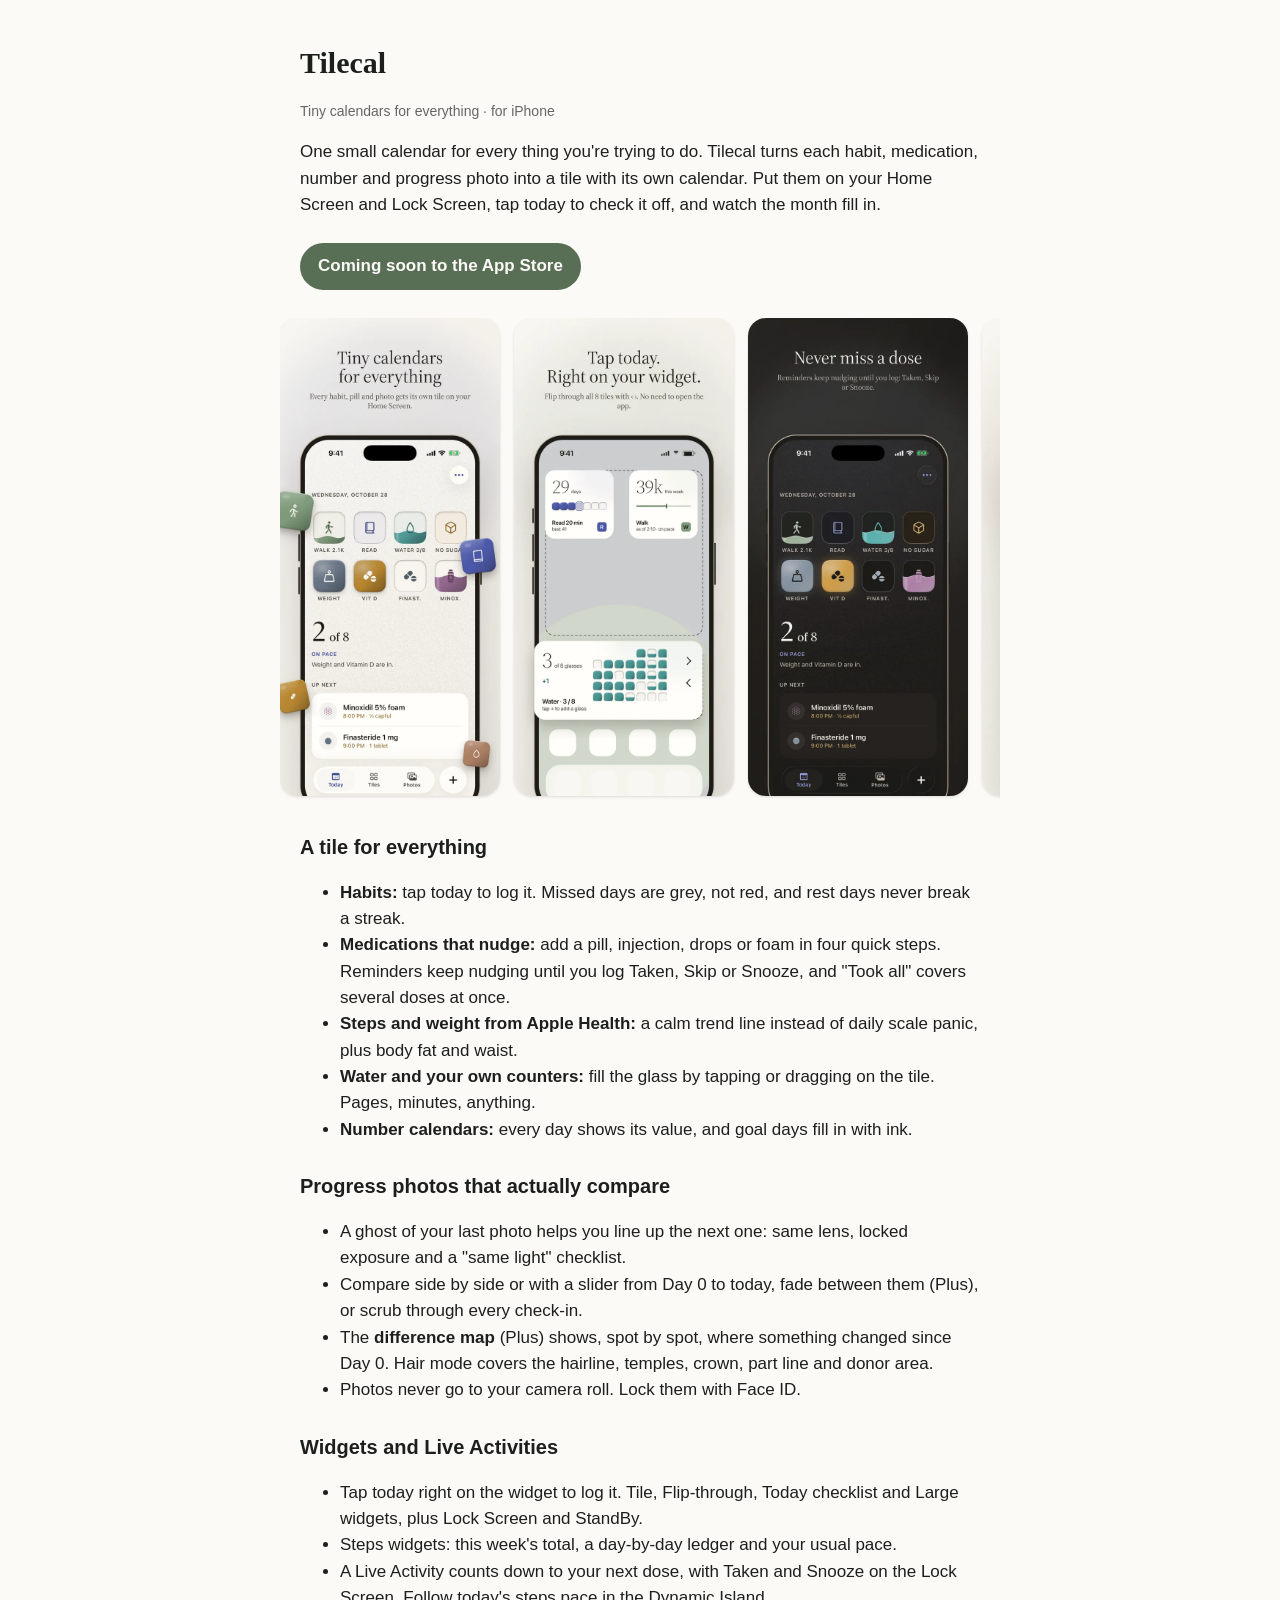
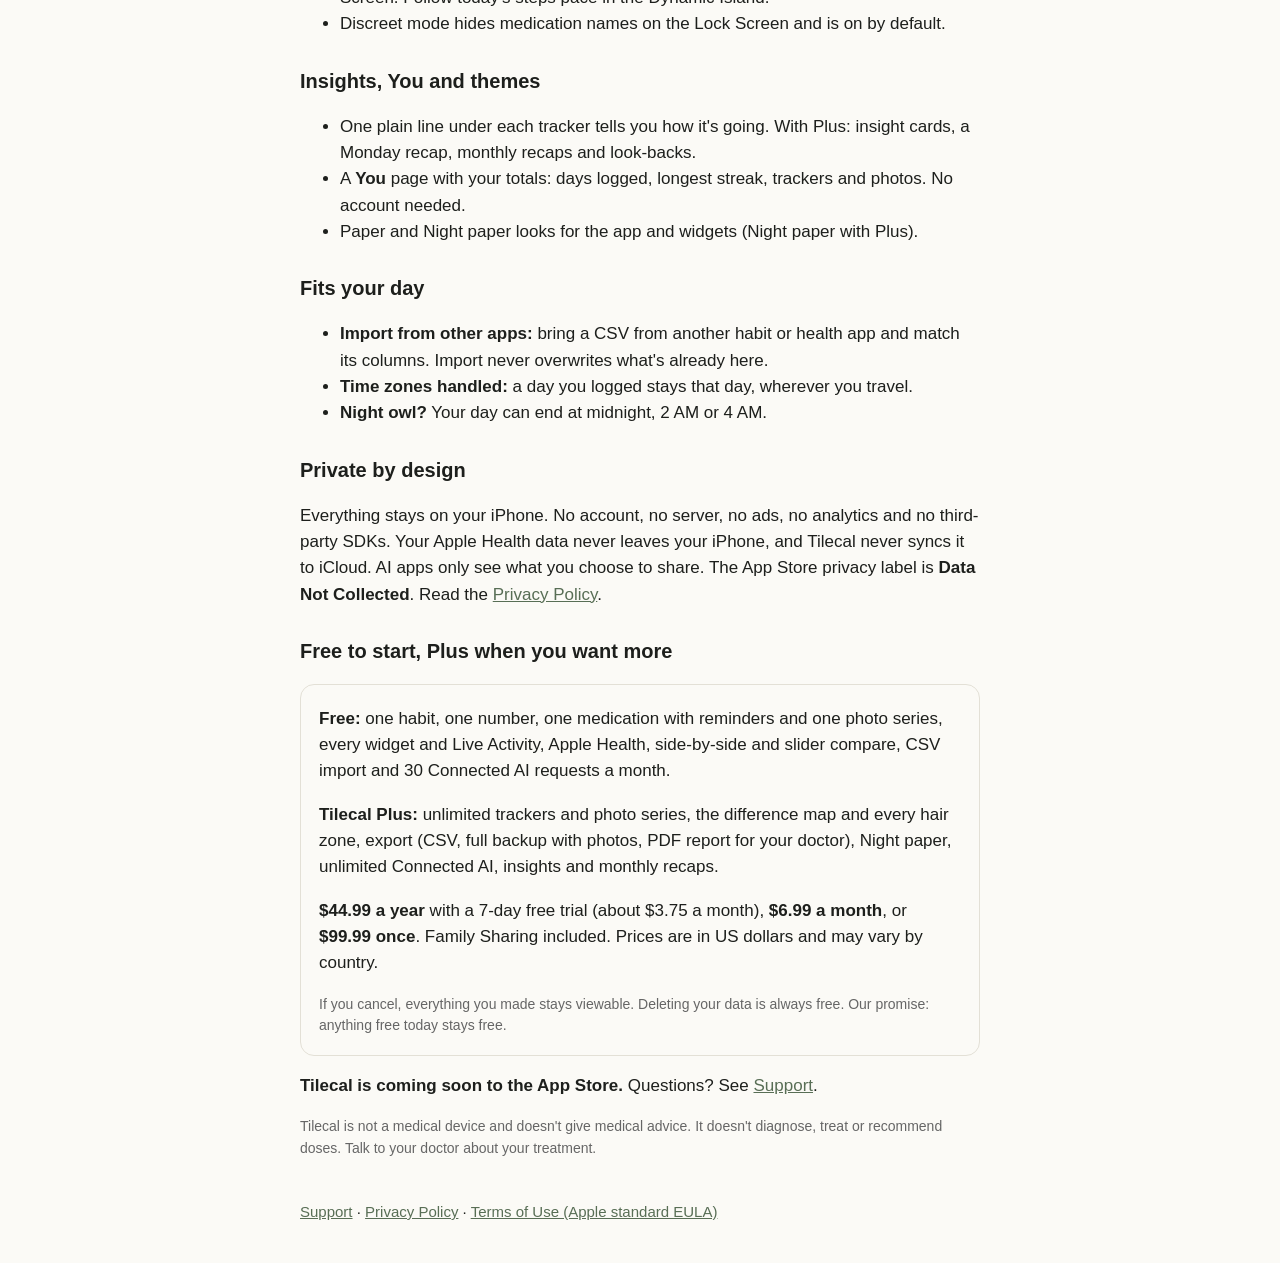
<file: index.html>
<!doctype html><html lang="en"><head><meta charset="utf-8"><meta name="viewport" content="width=device-width,initial-scale=1"><title>Tilecal: Habit, Pill &amp; Photo</title><meta name="description" content="Tiny calendars for everything. Habits, medications, steps, weight, water and progress photos, each with its own calendar. Private, on your iPhone."><link rel="stylesheet" href="style.css"></head><body>
<h1>Tilecal</h1><p class="muted">Tiny calendars for everything · for iPhone</p>
<p>One small calendar for every thing you're trying to do. Tilecal turns each habit, medication, number and progress photo into a tile with its own calendar. Put them on your Home Screen and Lock Screen, tap today to check it off, and watch the month fill in.</p>
<p><span class="cta">Coming soon to the App Store</span></p>
<div class="shots" role="list" aria-label="Screenshots">
<img role="listitem" src="img/as-01.webp" width="600" height="1304" loading="lazy" alt="Home Screen with Tilecal tile widgets: tiny calendars for everything">
<img role="listitem" src="img/as-02.webp" width="600" height="1304" loading="lazy" alt="The Flip-through widget: tap today right on your widget">
<img role="listitem" src="img/as-03.webp" width="600" height="1304" loading="lazy" alt="Today with dose cards and a reminder with Taken, Skip and Snooze">
<img role="listitem" src="img/as-04.webp" width="600" height="1304" loading="lazy" alt="The camera with a ghost of the last photo to line up the next one">
<img role="listitem" src="img/as-05.webp" width="600" height="1304" loading="lazy" alt="Compare slider from Day 0 to Day 120 with the change highlight">
<img role="listitem" src="img/as-06.webp" width="600" height="1304" loading="lazy" alt="The Tiles page with the Tilecal Plus features: free to start, Plus from $3.75 a month">
</div>
<h2>A tile for everything</h2><ul>
<li><b>Habits:</b> tap today to log it. Missed days are grey, not red, and rest days never break a streak.</li>
<li><b>Medications that nudge:</b> add a pill, injection, drops or foam in four quick steps. Reminders keep nudging until you log Taken, Skip or Snooze, and "Took all" covers several doses at once.</li>
<li><b>Steps and weight from Apple Health:</b> a calm trend line instead of daily scale panic, plus body fat and waist.</li>
<li><b>Water and your own counters:</b> fill the glass by tapping or dragging on the tile. Pages, minutes, anything.</li>
<li><b>Number calendars:</b> every day shows its value, and goal days fill in with ink.</li></ul>
<h2>Progress photos that actually compare</h2><ul>
<li>A ghost of your last photo helps you line up the next one: same lens, locked exposure and a "same light" checklist.</li>
<li>Compare side by side or with a slider from Day 0 to today, fade between them (Plus), or scrub through every check-in.</li>
<li>The <b>difference map</b> (Plus) shows, spot by spot, where something changed since Day 0. Hair mode covers the hairline, temples, crown, part line and donor area.</li>
<li>Photos never go to your camera roll. Lock them with Face ID.</li></ul>
<h2>Widgets and Live Activities</h2><ul>
<li>Tap today right on the widget to log it. Tile, Flip-through, Today checklist and Large widgets, plus Lock Screen and StandBy.</li>
<li>Steps widgets: this week's total, a day-by-day ledger and your usual pace.</li>
<li>A Live Activity counts down to your next dose, with Taken and Snooze on the Lock Screen. Follow today's steps pace in the Dynamic Island.</li>
<li>Discreet mode hides medication names on the Lock Screen and is on by default.</li></ul>
<h2>Insights, You and themes</h2><ul>
<li>One plain line under each tracker tells you how it's going. With Plus: insight cards, a Monday recap, monthly recaps and look-backs.</li>
<li>A <b>You</b> page with your totals: days logged, longest streak, trackers and photos. No account needed.</li>
<li>Paper and Night paper looks for the app and widgets (Night paper with Plus).</li></ul>
<h2>Fits your day</h2><ul>
<li><b>Import from other apps:</b> bring a CSV from another habit or health app and match its columns. Import never overwrites what's already here.</li>
<li><b>Time zones handled:</b> a day you logged stays that day, wherever you travel.</li>
<li><b>Night owl?</b> Your day can end at midnight, 2 AM or 4 AM.</li></ul>
<h2>Private by design</h2><p>Everything stays on your iPhone. No account, no server, no ads, no analytics and no third-party SDKs. Your Apple Health data never leaves your iPhone, and Tilecal never syncs it to iCloud. AI apps only see what you choose to share. The App Store privacy label is <b>Data Not Collected</b>. Read the <a href="privacy.html">Privacy Policy</a>.</p>
<h2 id="plus">Free to start, Plus when you want more</h2>
<div class="plans">
<p><b>Free:</b> one habit, one number, one medication with reminders and one photo series, every widget and Live Activity, Apple Health, side-by-side and slider compare, CSV import and 30 Connected AI requests a month.</p>
<p><b>Tilecal Plus:</b> unlimited trackers and photo series, the difference map and every hair zone, export (CSV, full backup with photos, PDF report for your doctor), Night paper, unlimited Connected AI, insights and monthly recaps.</p>
<p><b>$44.99 a year</b> with a 7-day free trial (about $3.75 a month), <b>$6.99 a month</b>, or <b>$99.99 once</b>. Family Sharing included. Prices are in US dollars and may vary by country.</p>
<p class="muted">If you cancel, everything you made stays viewable. Deleting your data is always free. Our promise: anything free today stays free.</p>
</div>
<p><b>Tilecal is coming soon to the App Store.</b> Questions? See <a href="support.html">Support</a>.</p>
<p class="muted">Tilecal is not a medical device and doesn't give medical advice. It doesn't diagnose, treat or recommend doses. Talk to your doctor about your treatment.</p>
<footer><a href="support.html">Support</a> · <a href="privacy.html">Privacy Policy</a> · <a href="https://www.apple.com/legal/internet-services/itunes/dev/stdeula/">Terms of Use (Apple standard EULA)</a></footer></body></html>
</file>
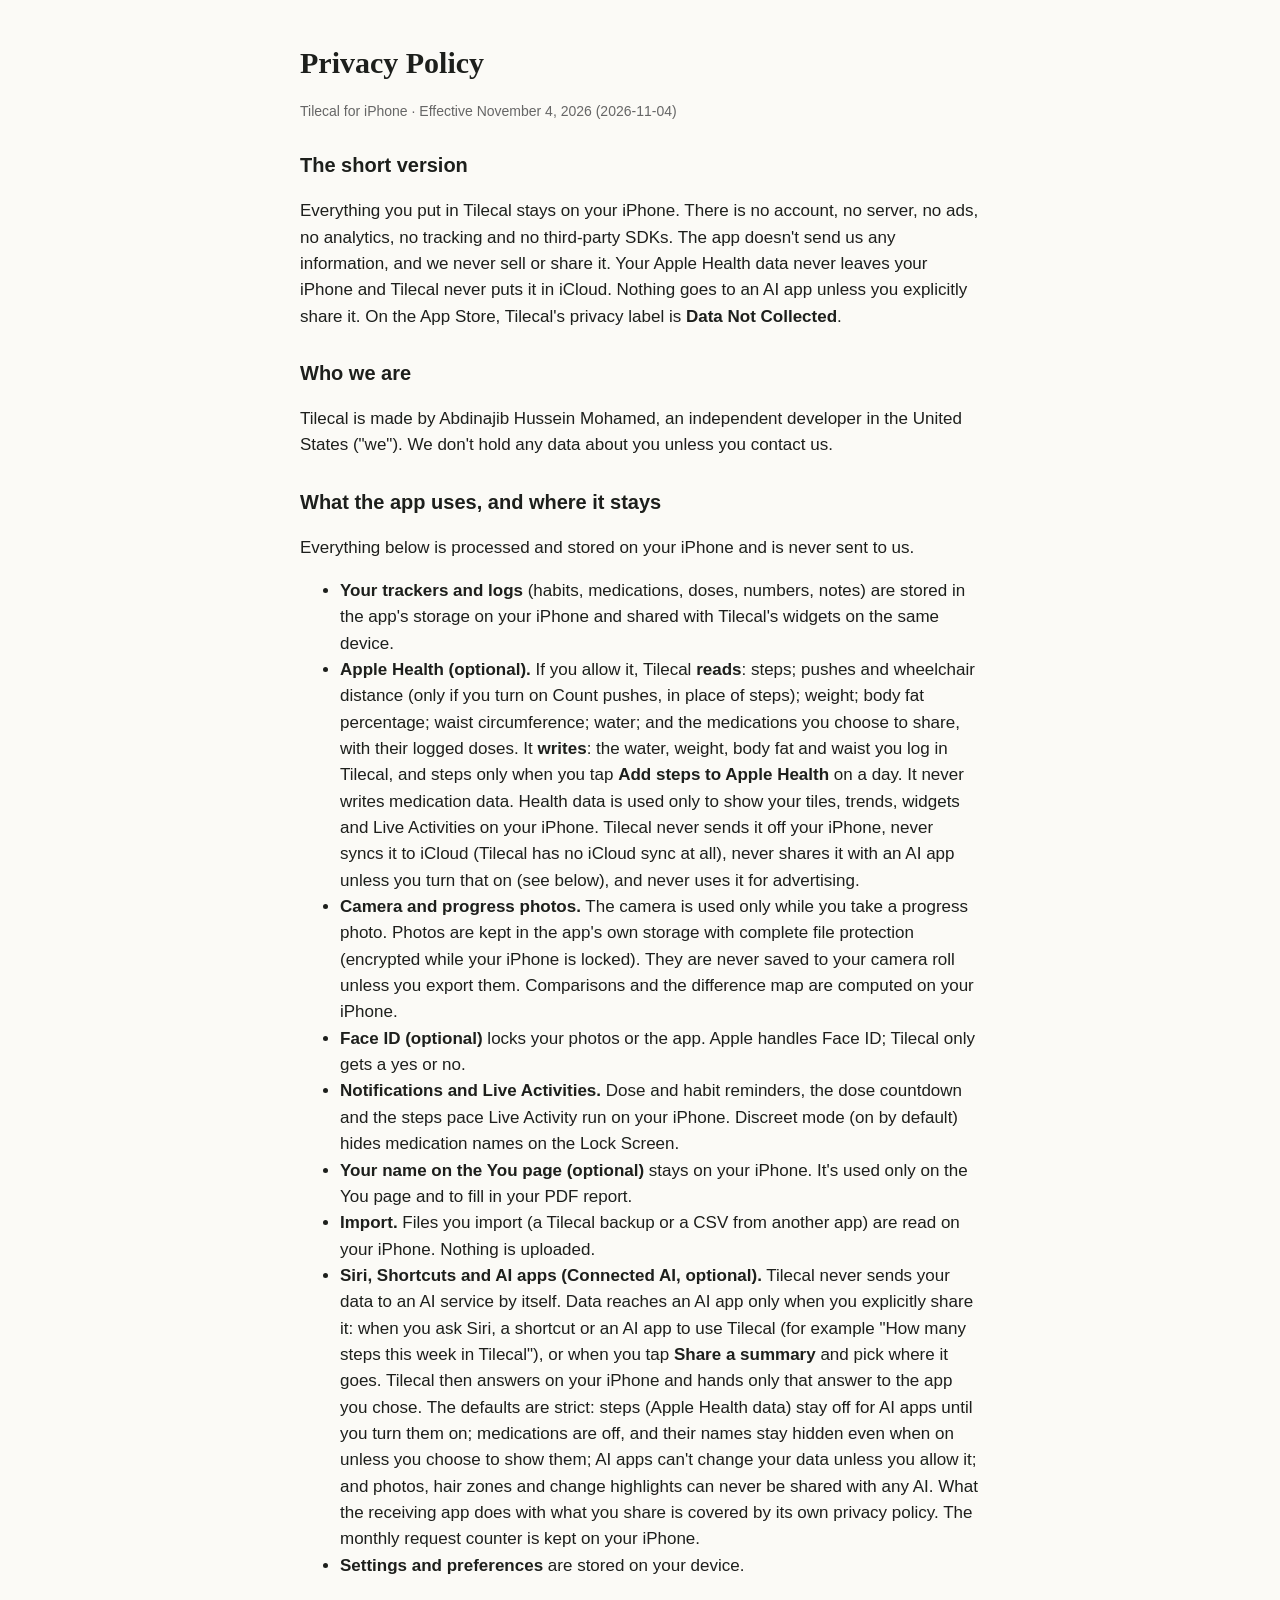
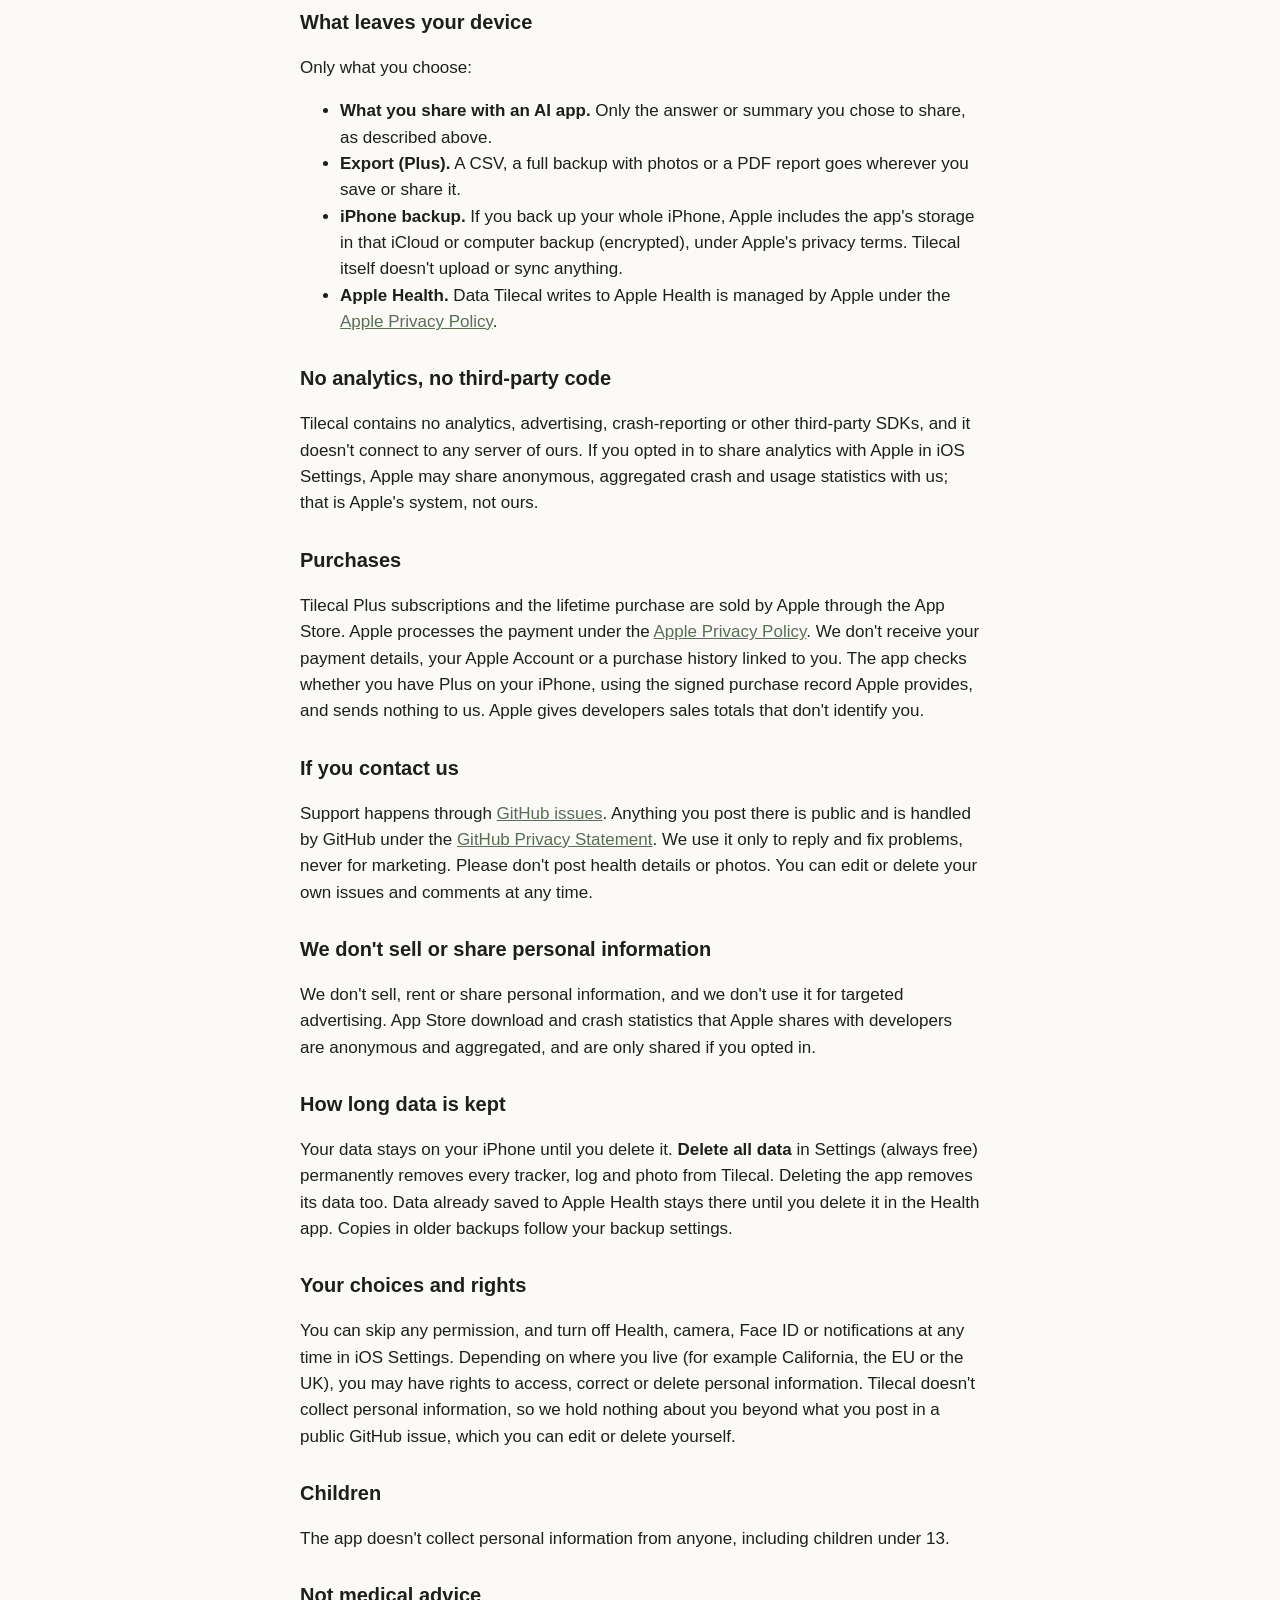
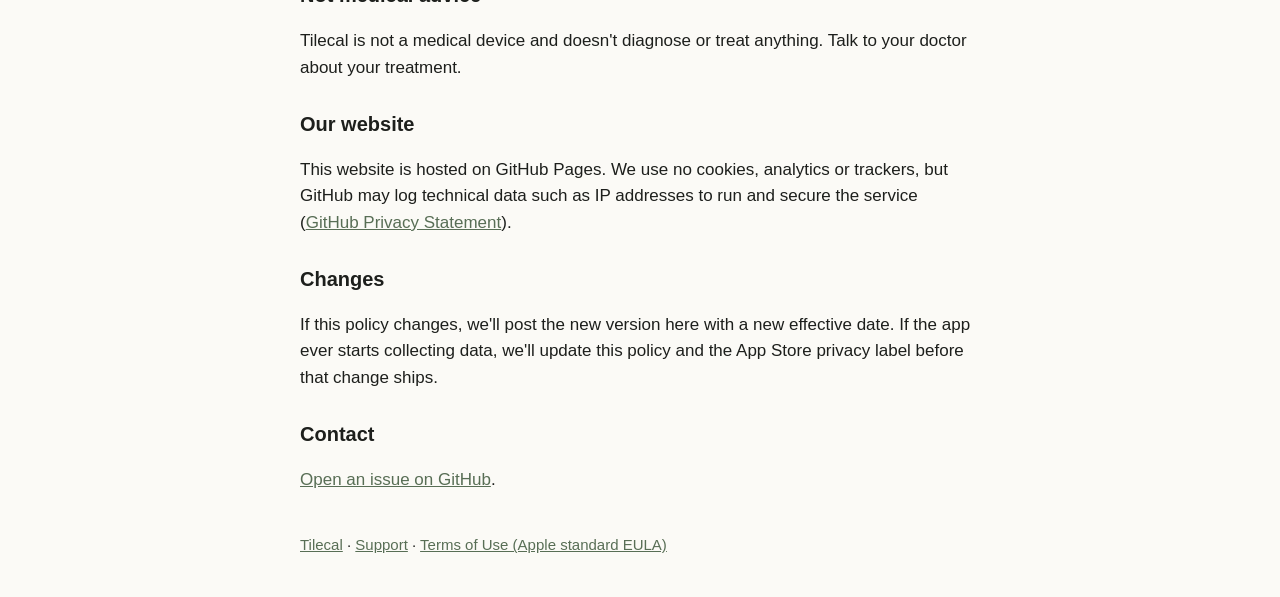
<file: privacy.html>
<!doctype html><html lang="en"><head><meta charset="utf-8"><meta name="viewport" content="width=device-width,initial-scale=1"><title>Tilecal: Privacy Policy</title><link rel="stylesheet" href="style.css"></head><body>
<h1>Privacy Policy</h1><p class="muted">Tilecal for iPhone · Effective November 4, 2026 (2026-11-04)</p>
<h2>The short version</h2><p>Everything you put in Tilecal stays on your iPhone. There is no account, no server, no ads, no analytics, no tracking and no third-party SDKs. The app doesn't send us any information, and we never sell or share it. Your Apple Health data never leaves your iPhone and Tilecal never puts it in iCloud. Nothing goes to an AI app unless you explicitly share it. On the App Store, Tilecal's privacy label is <b>Data Not Collected</b>.</p>
<h2>Who we are</h2><p>Tilecal is made by Abdinajib Hussein Mohamed, an independent developer in the United States ("we"). We don't hold any data about you unless you contact us.</p>
<h2>What the app uses, and where it stays</h2><p>Everything below is processed and stored on your iPhone and is never sent to us.</p><ul>
<li><b>Your trackers and logs</b> (habits, medications, doses, numbers, notes) are stored in the app's storage on your iPhone and shared with Tilecal's widgets on the same device.</li>
<li><b>Apple Health (optional).</b> If you allow it, Tilecal <b>reads</b>: steps; pushes and wheelchair distance (only if you turn on Count pushes, in place of steps); weight; body fat percentage; waist circumference; water; and the medications you choose to share, with their logged doses. It <b>writes</b>: the water, weight, body fat and waist you log in Tilecal, and steps only when you tap <b>Add steps to Apple Health</b> on a day. It never writes medication data. Health data is used only to show your tiles, trends, widgets and Live Activities on your iPhone. Tilecal never sends it off your iPhone, never syncs it to iCloud (Tilecal has no iCloud sync at all), never shares it with an AI app unless you turn that on (see below), and never uses it for advertising.</li>
<li><b>Camera and progress photos.</b> The camera is used only while you take a progress photo. Photos are kept in the app's own storage with complete file protection (encrypted while your iPhone is locked). They are never saved to your camera roll unless you export them. Comparisons and the difference map are computed on your iPhone.</li>
<li><b>Face ID (optional)</b> locks your photos or the app. Apple handles Face ID; Tilecal only gets a yes or no.</li>
<li><b>Notifications and Live Activities.</b> Dose and habit reminders, the dose countdown and the steps pace Live Activity run on your iPhone. Discreet mode (on by default) hides medication names on the Lock Screen.</li>
<li><b>Your name on the You page (optional)</b> stays on your iPhone. It's used only on the You page and to fill in your PDF report.</li>
<li><b>Import.</b> Files you import (a Tilecal backup or a CSV from another app) are read on your iPhone. Nothing is uploaded.</li>
<li><b>Siri, Shortcuts and AI apps (Connected AI, optional).</b> Tilecal never sends your data to an AI service by itself. Data reaches an AI app only when you explicitly share it: when you ask Siri, a shortcut or an AI app to use Tilecal (for example "How many steps this week in Tilecal"), or when you tap <b>Share a summary</b> and pick where it goes. Tilecal then answers on your iPhone and hands only that answer to the app you chose. The defaults are strict: steps (Apple Health data) stay off for AI apps until you turn them on; medications are off, and their names stay hidden even when on unless you choose to show them; AI apps can't change your data unless you allow it; and photos, hair zones and change highlights can never be shared with any AI. What the receiving app does with what you share is covered by its own privacy policy. The monthly request counter is kept on your iPhone.</li>
<li><b>Settings and preferences</b> are stored on your device.</li></ul>
<h2>What leaves your device</h2><p>Only what you choose:</p><ul>
<li><b>What you share with an AI app.</b> Only the answer or summary you chose to share, as described above.</li>
<li><b>Export (Plus).</b> A CSV, a full backup with photos or a PDF report goes wherever you save or share it.</li>
<li><b>iPhone backup.</b> If you back up your whole iPhone, Apple includes the app's storage in that iCloud or computer backup (encrypted), under Apple's privacy terms. Tilecal itself doesn't upload or sync anything.</li>
<li><b>Apple Health.</b> Data Tilecal writes to Apple Health is managed by Apple under the <a href="https://www.apple.com/legal/privacy/">Apple Privacy Policy</a>.</li></ul>
<h2>No analytics, no third-party code</h2><p>Tilecal contains no analytics, advertising, crash-reporting or other third-party SDKs, and it doesn't connect to any server of ours. If you opted in to share analytics with Apple in iOS Settings, Apple may share anonymous, aggregated crash and usage statistics with us; that is Apple's system, not ours.</p>
<h2 id="purchases">Purchases</h2><p>Tilecal Plus subscriptions and the lifetime purchase are sold by Apple through the App Store. Apple processes the payment under the <a href="https://www.apple.com/legal/privacy/">Apple Privacy Policy</a>. We don't receive your payment details, your Apple Account or a purchase history linked to you. The app checks whether you have Plus on your iPhone, using the signed purchase record Apple provides, and sends nothing to us. Apple gives developers sales totals that don't identify you.</p>
<h2>If you contact us</h2><p>Support happens through <a href="https://github.com/Abdi1717/tilecal-site/issues">GitHub issues</a>. Anything you post there is public and is handled by GitHub under the <a href="https://docs.github.com/site-policy/privacy-policies/github-general-privacy-statement">GitHub Privacy Statement</a>. We use it only to reply and fix problems, never for marketing. Please don't post health details or photos. You can edit or delete your own issues and comments at any time.</p>
<h2>We don't sell or share personal information</h2><p>We don't sell, rent or share personal information, and we don't use it for targeted advertising. App Store download and crash statistics that Apple shares with developers are anonymous and aggregated, and are only shared if you opted in.</p>
<h2>How long data is kept</h2><p>Your data stays on your iPhone until you delete it. <b>Delete all data</b> in Settings (always free) permanently removes every tracker, log and photo from Tilecal. Deleting the app removes its data too. Data already saved to Apple Health stays there until you delete it in the Health app. Copies in older backups follow your backup settings.</p>
<h2>Your choices and rights</h2><p>You can skip any permission, and turn off Health, camera, Face ID or notifications at any time in iOS Settings. Depending on where you live (for example California, the EU or the UK), you may have rights to access, correct or delete personal information. Tilecal doesn't collect personal information, so we hold nothing about you beyond what you post in a public GitHub issue, which you can edit or delete yourself.</p>
<h2>Children</h2><p>The app doesn't collect personal information from anyone, including children under 13.</p>
<h2>Not medical advice</h2><p>Tilecal is not a medical device and doesn't diagnose or treat anything. Talk to your doctor about your treatment.</p>
<h2>Our website</h2><p>This website is hosted on GitHub Pages. We use no cookies, analytics or trackers, but GitHub may log technical data such as IP addresses to run and secure the service (<a href="https://docs.github.com/site-policy/privacy-policies/github-general-privacy-statement">GitHub Privacy Statement</a>).</p>
<h2>Changes</h2><p>If this policy changes, we'll post the new version here with a new effective date. If the app ever starts collecting data, we'll update this policy and the App Store privacy label before that change ships.</p>
<h2>Contact</h2><p><a href="https://github.com/Abdi1717/tilecal-site/issues">Open an issue on GitHub</a>.</p>
<footer><a href="index.html">Tilecal</a> · <a href="support.html">Support</a> · <a href="https://www.apple.com/legal/internet-services/itunes/dev/stdeula/">Terms of Use (Apple standard EULA)</a></footer></body></html>
</file>
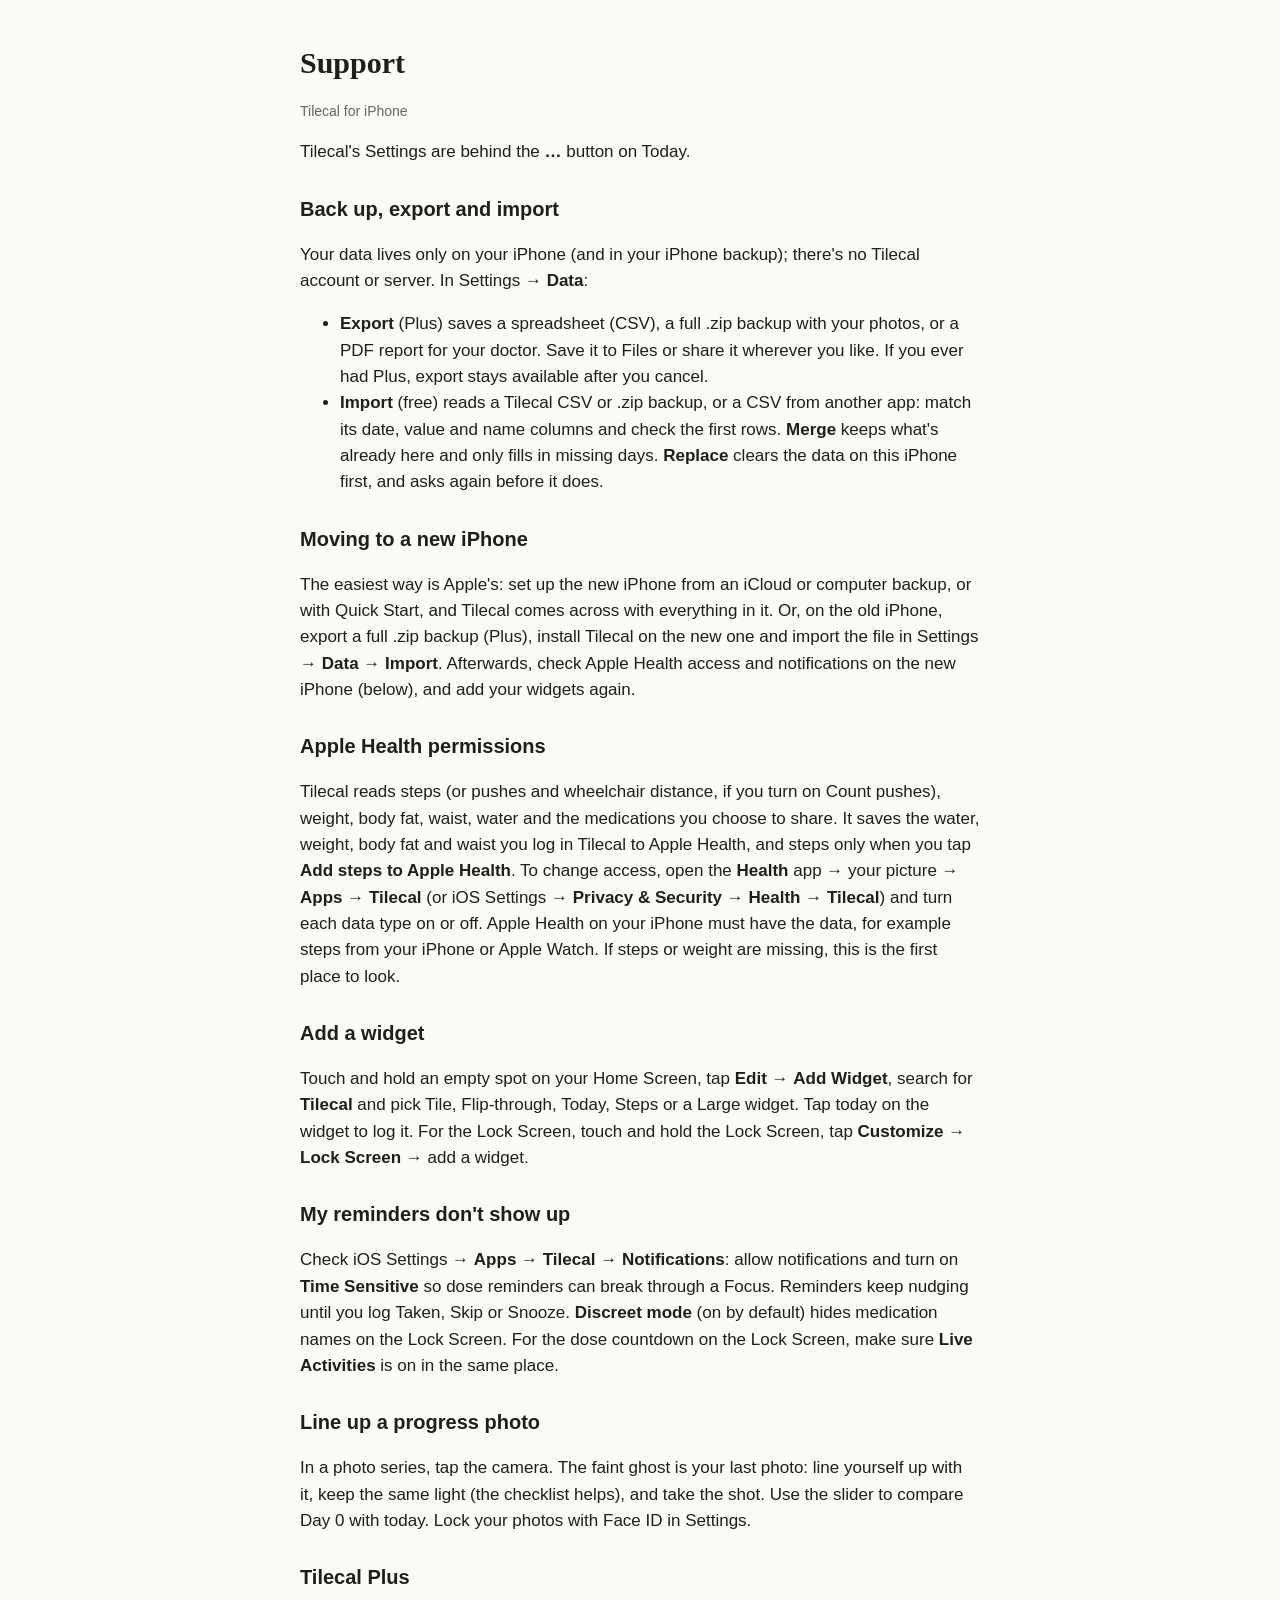
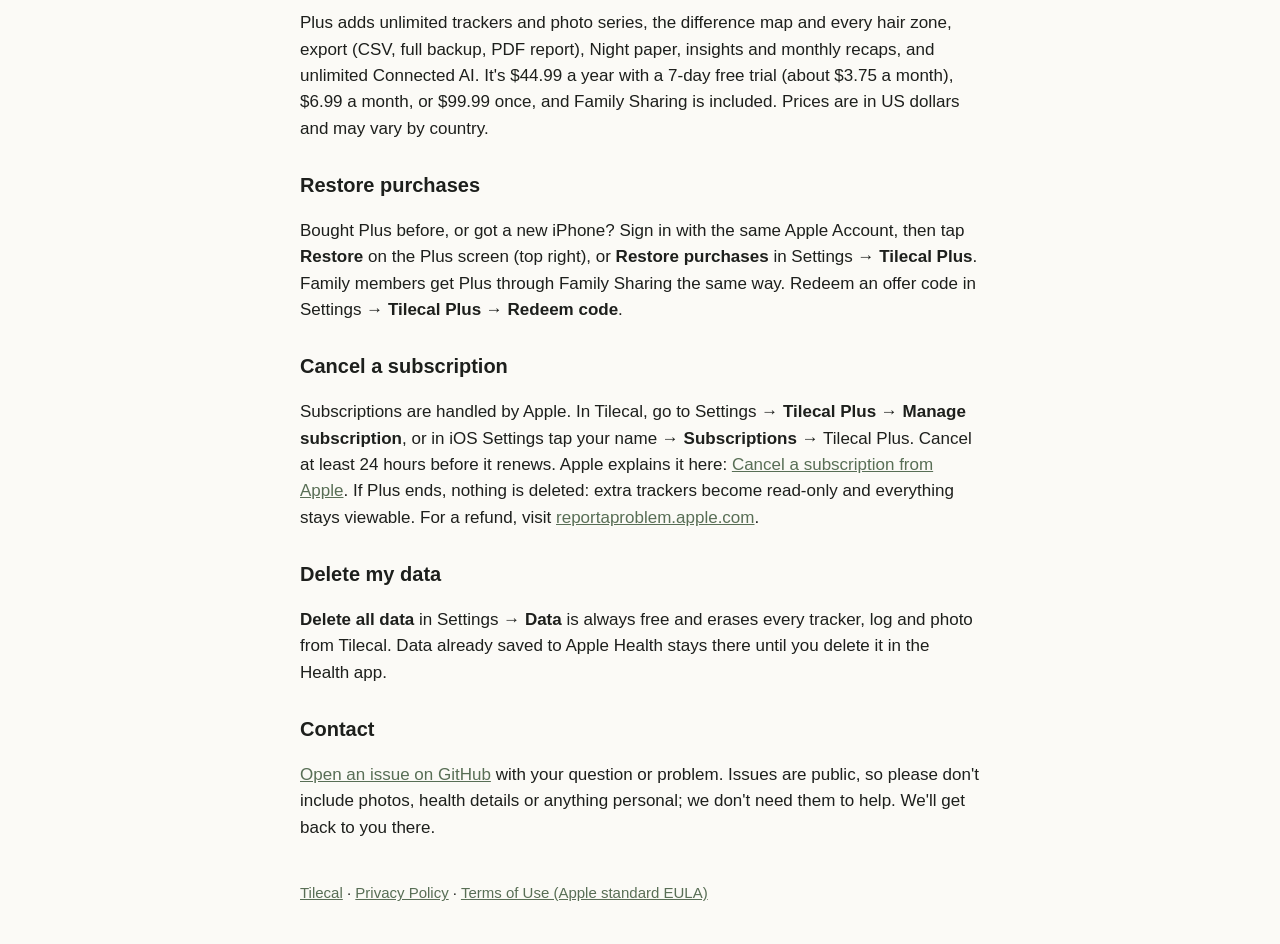
<file: support.html>
<!doctype html><html lang="en"><head><meta charset="utf-8"><meta name="viewport" content="width=device-width,initial-scale=1"><title>Tilecal: Support</title><link rel="stylesheet" href="style.css"></head><body>
<h1>Support</h1><p class="muted">Tilecal for iPhone</p>
<p>Tilecal's Settings are behind the <b>…</b> button on Today.</p>
<h2>Back up, export and import</h2><p>Your data lives only on your iPhone (and in your iPhone backup); there's no Tilecal account or server. In Settings → <b>Data</b>:</p><ul>
<li><b>Export</b> (Plus) saves a spreadsheet (CSV), a full .zip backup with your photos, or a PDF report for your doctor. Save it to Files or share it wherever you like. If you ever had Plus, export stays available after you cancel.</li>
<li><b>Import</b> (free) reads a Tilecal CSV or .zip backup, or a CSV from another app: match its date, value and name columns and check the first rows. <b>Merge</b> keeps what's already here and only fills in missing days. <b>Replace</b> clears the data on this iPhone first, and asks again before it does.</li></ul>
<h2>Moving to a new iPhone</h2><p>The easiest way is Apple's: set up the new iPhone from an iCloud or computer backup, or with Quick Start, and Tilecal comes across with everything in it. Or, on the old iPhone, export a full .zip backup (Plus), install Tilecal on the new one and import the file in Settings → <b>Data</b> → <b>Import</b>. Afterwards, check Apple Health access and notifications on the new iPhone (below), and add your widgets again.</p>
<h2>Apple Health permissions</h2><p>Tilecal reads steps (or pushes and wheelchair distance, if you turn on Count pushes), weight, body fat, waist, water and the medications you choose to share. It saves the water, weight, body fat and waist you log in Tilecal to Apple Health, and steps only when you tap <b>Add steps to Apple Health</b>. To change access, open the <b>Health</b> app → your picture → <b>Apps</b> → <b>Tilecal</b> (or iOS Settings → <b>Privacy &amp; Security</b> → <b>Health</b> → <b>Tilecal</b>) and turn each data type on or off. Apple Health on your iPhone must have the data, for example steps from your iPhone or Apple Watch. If steps or weight are missing, this is the first place to look.</p>
<h2>Add a widget</h2><p>Touch and hold an empty spot on your Home Screen, tap <b>Edit</b> → <b>Add Widget</b>, search for <b>Tilecal</b> and pick Tile, Flip-through, Today, Steps or a Large widget. Tap today on the widget to log it. For the Lock Screen, touch and hold the Lock Screen, tap <b>Customize</b> → <b>Lock Screen</b> → add a widget.</p>
<h2>My reminders don't show up</h2><p>Check iOS Settings → <b>Apps</b> → <b>Tilecal</b> → <b>Notifications</b>: allow notifications and turn on <b>Time Sensitive</b> so dose reminders can break through a Focus. Reminders keep nudging until you log Taken, Skip or Snooze. <b>Discreet mode</b> (on by default) hides medication names on the Lock Screen. For the dose countdown on the Lock Screen, make sure <b>Live Activities</b> is on in the same place.</p>
<h2>Line up a progress photo</h2><p>In a photo series, tap the camera. The faint ghost is your last photo: line yourself up with it, keep the same light (the checklist helps), and take the shot. Use the slider to compare Day 0 with today. Lock your photos with Face ID in Settings.</p>
<h2>Tilecal Plus</h2><p>Plus adds unlimited trackers and photo series, the difference map and every hair zone, export (CSV, full backup, PDF report), Night paper, insights and monthly recaps, and unlimited Connected AI. It's $44.99 a year with a 7-day free trial (about $3.75 a month), $6.99 a month, or $99.99 once, and Family Sharing is included. Prices are in US dollars and may vary by country.</p>
<h2>Restore purchases</h2><p>Bought Plus before, or got a new iPhone? Sign in with the same Apple Account, then tap <b>Restore</b> on the Plus screen (top right), or <b>Restore purchases</b> in Settings → <b>Tilecal Plus</b>. Family members get Plus through Family Sharing the same way. Redeem an offer code in Settings → <b>Tilecal Plus</b> → <b>Redeem code</b>.</p>
<h2>Cancel a subscription</h2><p>Subscriptions are handled by Apple. In Tilecal, go to Settings → <b>Tilecal Plus</b> → <b>Manage subscription</b>, or in iOS Settings tap your name → <b>Subscriptions</b> → Tilecal Plus. Cancel at least 24 hours before it renews. Apple explains it here: <a href="https://support.apple.com/en-us/118428">Cancel a subscription from Apple</a>. If Plus ends, nothing is deleted: extra trackers become read-only and everything stays viewable. For a refund, visit <a href="https://reportaproblem.apple.com">reportaproblem.apple.com</a>.</p>
<h2>Delete my data</h2><p><b>Delete all data</b> in Settings → <b>Data</b> is always free and erases every tracker, log and photo from Tilecal. Data already saved to Apple Health stays there until you delete it in the Health app.</p>
<h2>Contact</h2><p><a href="https://github.com/Abdi1717/tilecal-site/issues">Open an issue on GitHub</a> with your question or problem. Issues are public, so please don't include photos, health details or anything personal; we don't need them to help. We'll get back to you there.</p>
<footer><a href="index.html">Tilecal</a> · <a href="privacy.html">Privacy Policy</a> · <a href="https://www.apple.com/legal/internet-services/itunes/dev/stdeula/">Terms of Use (Apple standard EULA)</a></footer></body></html>
</file>
<file: style.css>
body{font:17px/1.55 -apple-system,BlinkMacSystemFont,"SF Pro Text",Helvetica,Arial,sans-serif;max-width:680px;margin:40px auto;padding:0 20px;color:#1d1f1c;background:#fbfaf6}
h1{font-family:"New York",ui-serif,Georgia,serif;font-size:30px;margin-bottom:4px}h2{font-size:20px;margin-top:28px}a{color:#586E55}.muted{color:#666;font-size:14px}
@media (prefers-color-scheme:dark){body{background:#151614;color:#ecebe6}a{color:#B6C6B4}.muted{color:#9a9a96}}
.shots{display:flex;gap:14px;overflow-x:auto;scroll-snap-type:x mandatory;margin:24px -20px;padding:0 20px 8px}.shots img{flex:0 0 auto;width:220px;height:auto;border-radius:18px;scroll-snap-align:start;box-shadow:0 1px 3px rgba(0,0,0,.12)}
.cta{display:inline-block;margin:8px 0 4px;padding:10px 18px;border-radius:999px;background:#586E55;color:#fbfaf6;font-weight:600;text-decoration:none}.plans{border:1px solid #e3e0d6;border-radius:14px;padding:4px 18px;margin:16px 0}
nav{font-size:15px;margin-bottom:24px}footer{margin-top:40px;font-size:15px}
@media (prefers-color-scheme:dark){.cta{background:#B6C6B4;color:#151614}.plans{border-color:#33352f}}
</file>
